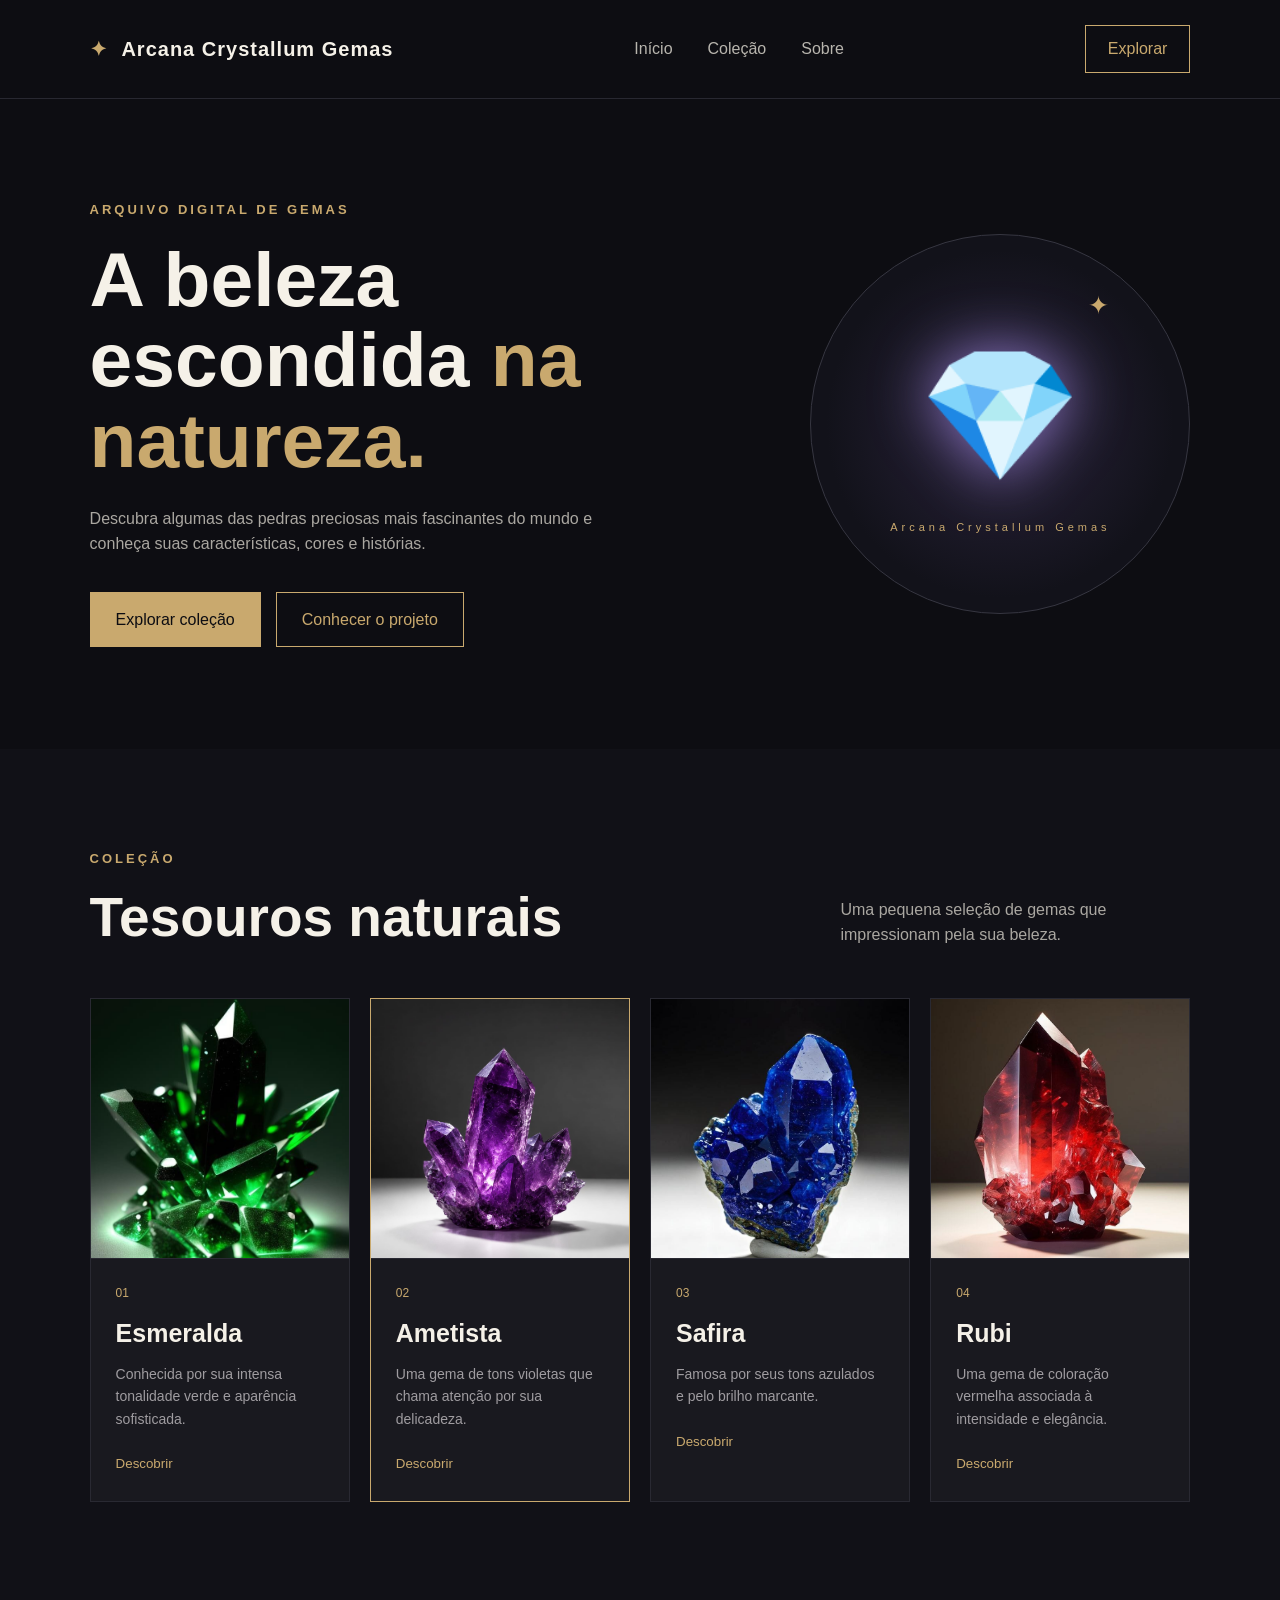
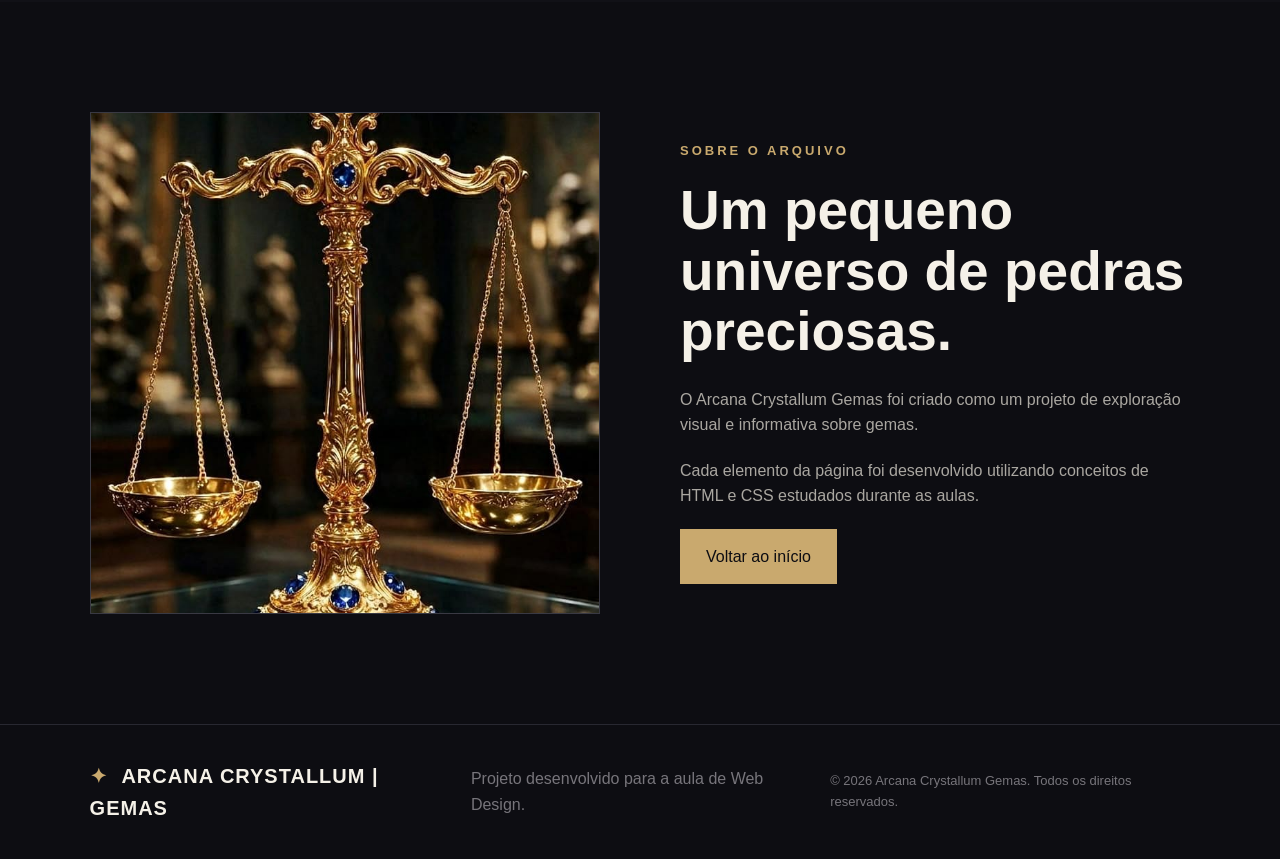
<file: Módulo_06/index.html>
<!DOCTYPE html>
<html lang="pt-BR">

<head>
    <meta charset="UTF-8">
    <meta name="viewport" content="width=device-width, initial-scale=1.0">

    <title>Arcana Crystallum Gemas</title>

    <link rel="stylesheet" href="css/estilo.css">
    <link rel="stylesheet" href="css/responsive.css">
</head>

<body>

    <header id="inicio">

        <nav class="navbar">

            <div class="logo">
                <span>✦</span>
                Arcana Crystallum Gemas
            </div>

            <ul class="menu">
                <li><a href="#inicio">Início</a></li>
                <li><a href="#colecao">Coleção</a></li>
                <li><a href="#sobre">Sobre</a></li>
            </ul>

            <a href="#colecao" class="botao-nav">
                Explorar
            </a>

        </nav>

        <section class="hero">

            <div class="hero-texto">

                <p class="subtitulo">
                    ARQUIVO DIGITAL DE GEMAS
                </p>

                <h1>
                    A beleza escondida
                    <span>na natureza.</span>
                </h1>

                <p class="descricao">
                    Descubra algumas das pedras preciosas mais fascinantes
                    do mundo e conheça suas características, cores e histórias.
                </p>

                <div class="botoes">

                    <a href="#colecao" class="botao-principal">
                        Explorar coleção
                    </a>

                    <a href="#sobre" class="botao-secundario">
                        Conhecer o projeto
                    </a>

                </div>

            </div>

            <div class="hero-gema">

                <div class="brilho">✦</div>

                <div class="gema">
                    💎
                </div>

                <p>Arcana Crystallum Gemas</p>

            </div>

        </section>

    </header>


    <main>

        <section id="colecao" class="colecao">

            <div class="titulo-secao">

                <div>
                    <p class="subtitulo">
                        COLEÇÃO
                    </p>

                    <h2>
                        Tesouros naturais
                    </h2>
                </div>

                <p>
                    Uma pequena seleção de gemas
                    que impressionam pela sua beleza.
                </p>

            </div>


            <div class="grid-gemas">

                <article class="card-gema">

                    <div class="imagem-gema esmeralda">
                        <img src="imagens/PHOTOESMERALDA.jpeg" alt="Imagem de uma esmeralda">
                    </div>

                    <div class="conteudo-card">

                        <p class="numero">01</p>

                        <h3>Esmeralda</h3>

                        <p>
                            Conhecida por sua intensa tonalidade
                            verde e aparência sofisticada.
                        </p>

                        <button>
                            Descobrir
                        </button>

                    </div>

                </article>


                <article class="card-gema destaque">

                    <div class="imagem-gema ametista">
                        <img src="imagens/PHOTOAMETISTA.jpeg" alt="Imagem de uma ametista">
                    </div>

                    <div class="conteudo-card">

                        <p class="numero">02</p>

                        <h3>Ametista</h3>

                        <p>
                            Uma gema de tons violetas que
                            chama atenção por sua delicadeza.
                        </p>

                        <button>
                            Descobrir
                        </button>

                    </div>

                </article>


                <article class="card-gema">

                    <div class="imagem-gema safira">
                        <img src="imagens/PHOTOSAFIRA.jpeg" alt="Imagem de uma safira">
                    </div>

                    <div class="conteudo-card">

                        <p class="numero">03</p>

                        <h3>Safira</h3>

                        <p>
                            Famosa por seus tons azulados
                            e pelo brilho marcante.
                        </p>

                        <button>
                            Descobrir
                        </button>

                    </div>

                </article>


                <article class="card-gema">

                    <div class="imagem-gema rubi">
                        <img src="imagens/PHOTORUBI.jpeg" alt="Imagem de um rubi">
                    </div>

                    <div class="conteudo-card">

                        <p class="numero">04</p>

                        <h3>Rubi</h3>

                        <p>
                            Uma gema de coloração vermelha
                            associada à intensidade e elegância.
                        </p>

                        <button>
                            Descobrir
                        </button>

                    </div>

                </article>

            </div>

        </section>


        <section id="sobre" class="sobre">

            <div class="sobre-imagem">
                <img src="imagens/PHOTOARQUIVO.jpeg" alt="Imagem de um arquivo de gemas">
            </div>

            <div class="sobre-texto">

                <p class="subtitulo">
                    SOBRE O ARQUIVO
                </p>

                <h2>
                    Um pequeno universo
                    de pedras preciosas.
                </h2>

                <p>
                    O Arcana Crystallum Gemas foi criado como um projeto
                    de exploração visual e informativa sobre gemas.
                </p>

                <p>
                    Cada elemento da página foi desenvolvido
                    utilizando conceitos de HTML e CSS estudados
                    durante as aulas.
                </p>

                <a href="#inicio" class="botao-principal">
                    Voltar ao início
                </a>

            </div>

        </section>

    </main>


    <footer>

        <div class="logo">
            <span>✦</span>
            ARCANA CRYSTALLUM | GEMAS
        </div>

        <p>
            Projeto desenvolvido para a aula de Web Design.
        </p>

        <p class="copyright">
            © 2026 Arcana Crystallum Gemas. Todos os direitos reservados.
        </p>

    </footer>

</body>

</html>
</file>
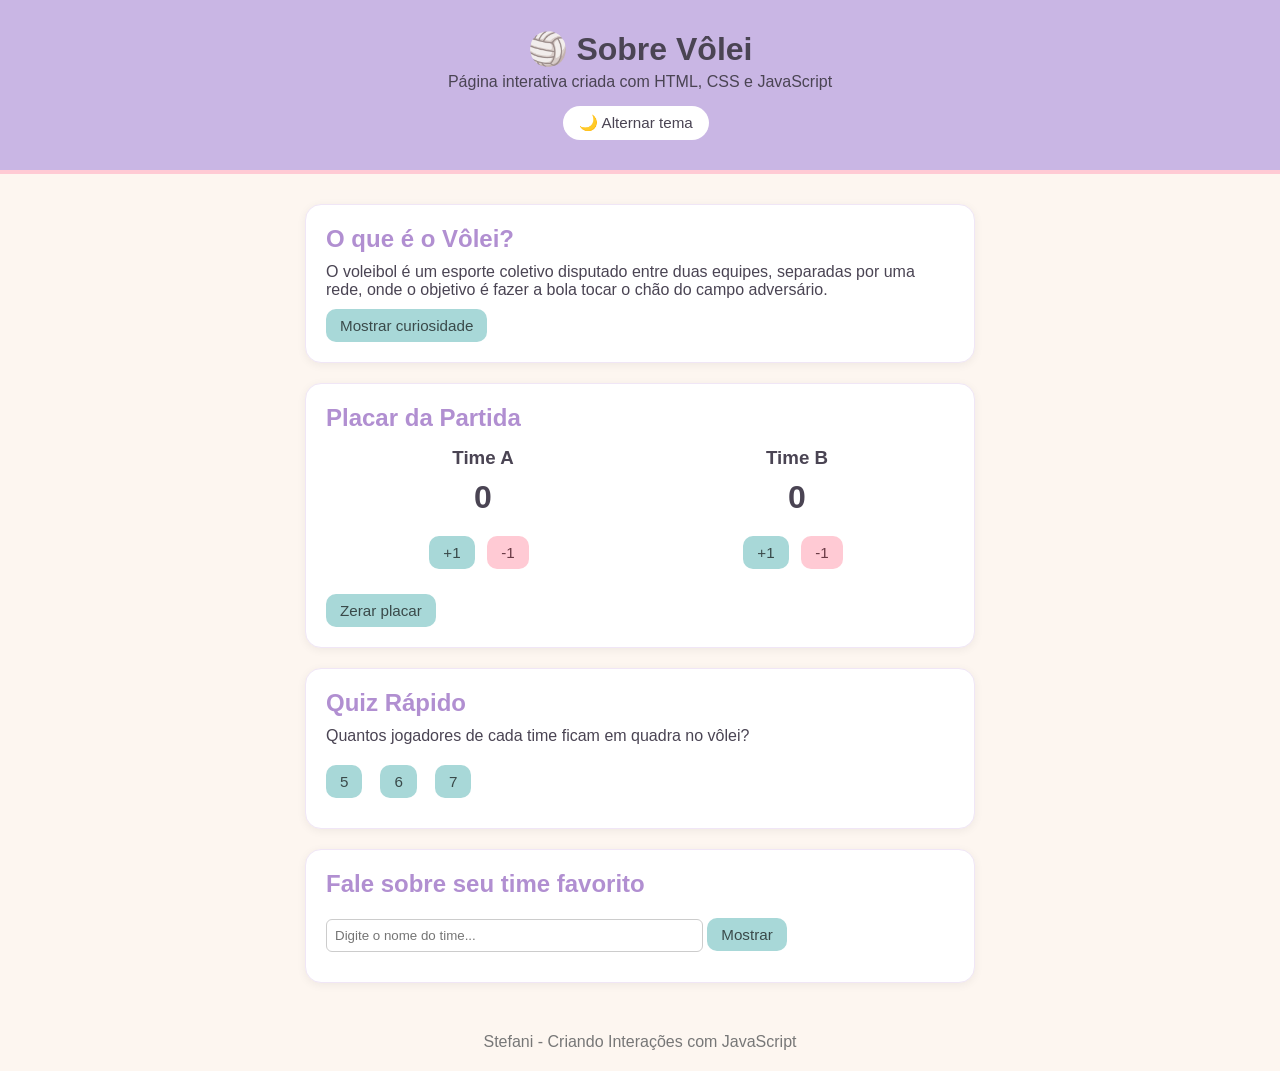
<file: Módulo_07/index.html>
<!DOCTYPE html>
<html lang="pt-BR">
<head>
  <meta charset="UTF-8">
  <meta name="viewport" content="width=device-width, initial-scale=1.0">
  <title>Sobre Vôlei - Interações com JavaScript</title>
  <link rel="stylesheet" href="style.css">
</head>
<body>

  <header>
    <h1>🏐 Sobre Vôlei</h1>
    <p>Página interativa criada com HTML, CSS e JavaScript</p>
    <button id="btn-tema">🌙 Alternar tema</button>
  </header>

  <main>

    <section class="card">
      <h2>O que é o Vôlei?</h2>
      <p>
        O voleibol é um esporte coletivo disputado entre duas equipes,
        separadas por uma rede, onde o objetivo é fazer a bola tocar
        o chão do campo adversário.
      </p>
      <button id="btn-curiosidade">Mostrar curiosidade</button>
      <p id="texto-curiosidade" class="escondido"></p>
    </section>

    <section class="card">
      <h2>Placar da Partida</h2>
      <div class="placar">
        <div class="time">
          <h3>Time A</h3>
          <p id="pontos-a">0</p>
          <button class="btn-mais" data-time="a">+1</button>
          <button class="btn-menos" data-time="a">-1</button>
        </div>
        <div class="time">
          <h3>Time B</h3>
          <p id="pontos-b">0</p>
          <button class="btn-mais" data-time="b">+1</button>
          <button class="btn-menos" data-time="b">-1</button>
        </div>
      </div>
      <p id="mensagem-vencedor"></p>
      <button id="btn-zerar">Zerar placar</button>
    </section>

    <section class="card">
      <h2>Quiz Rápido</h2>
      <p>Quantos jogadores de cada time ficam em quadra no vôlei?</p>
      <div class="opcoes">
        <button class="opcao" data-correta="false">5</button>
        <button class="opcao" data-correta="true">6</button>
        <button class="opcao" data-correta="false">7</button>
      </div>
      <p id="resultado-quiz"></p>
    </section>

    <section class="card">
      <h2>Fale sobre seu time favorito</h2>
      <input type="text" id="input-time" placeholder="Digite o nome do time...">
      <button id="btn-mostrar-time">Mostrar</button>
      <p id="saida-time"></p>
    </section>

  </main>

  <footer>
    <p> Stefani - Criando Interações com JavaScript</p>
  </footer>

  <script src="script.js"></script>
</body>
</html>
</file>
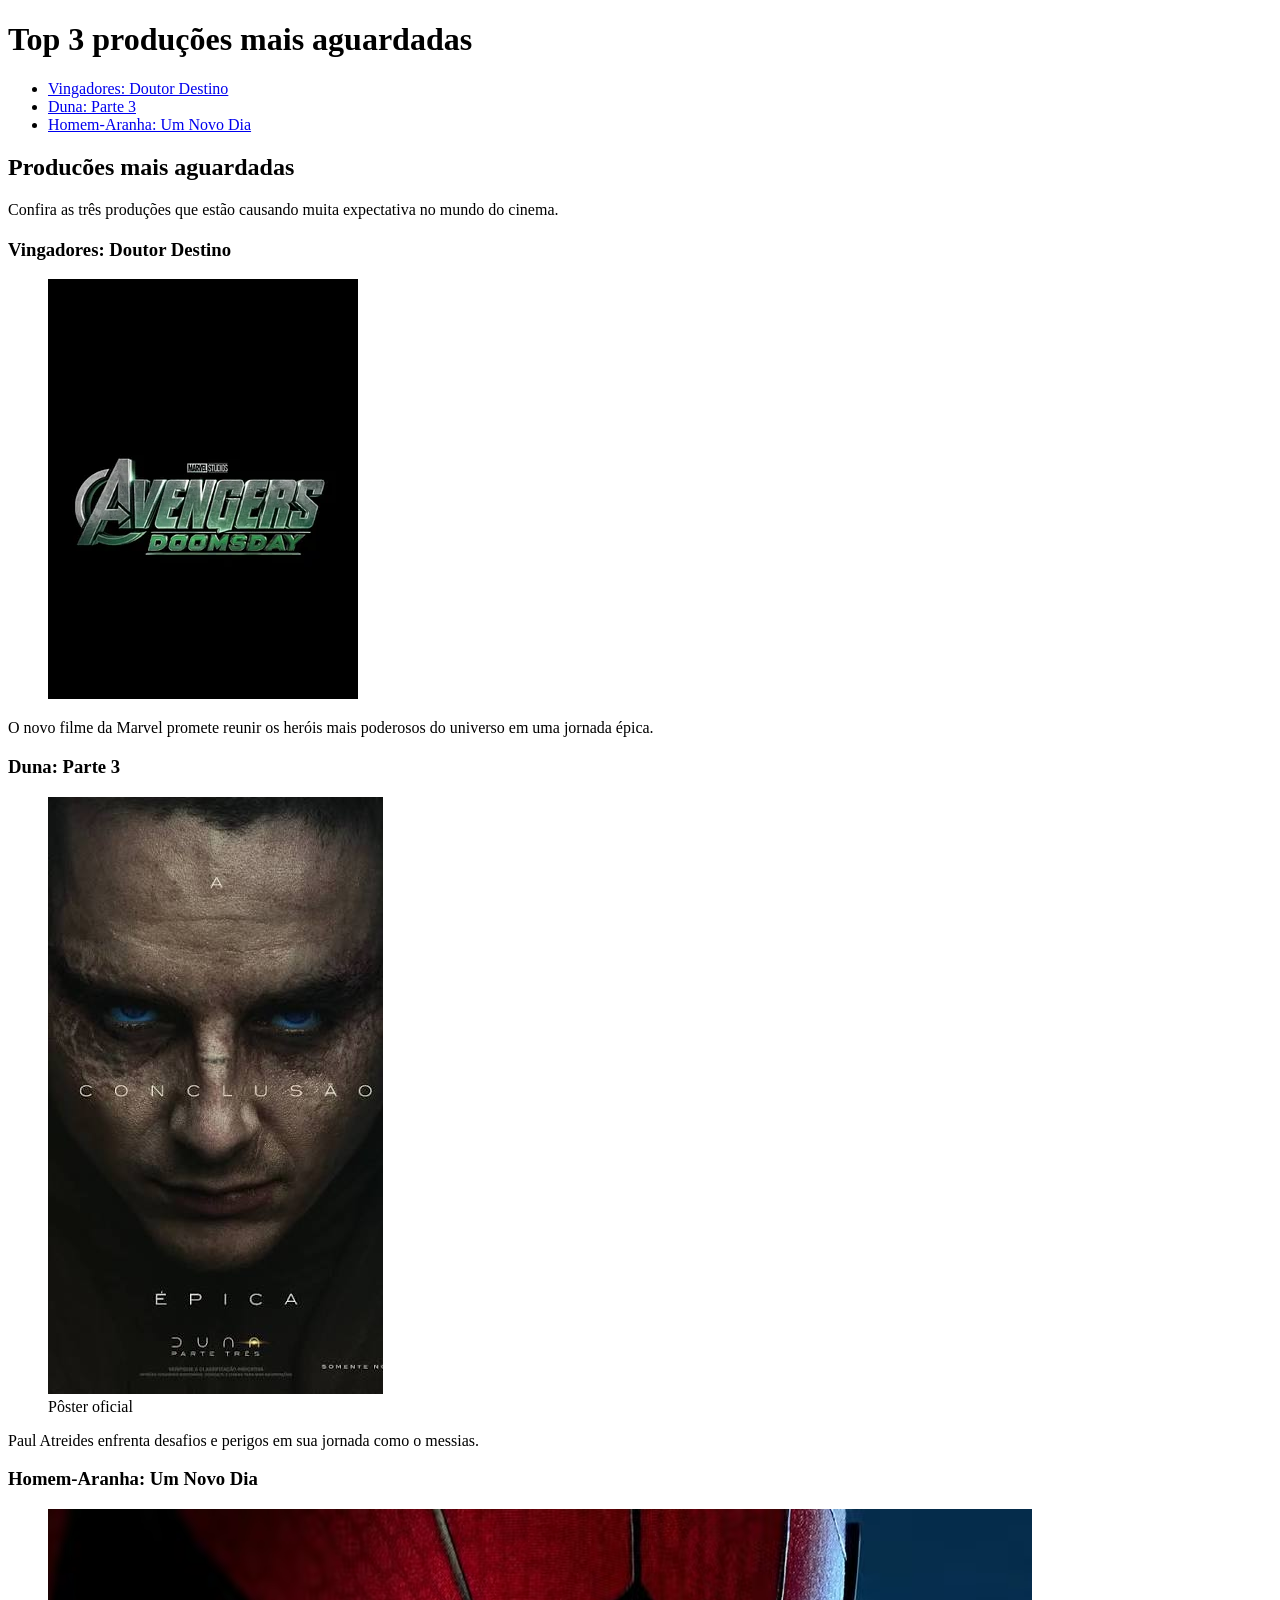
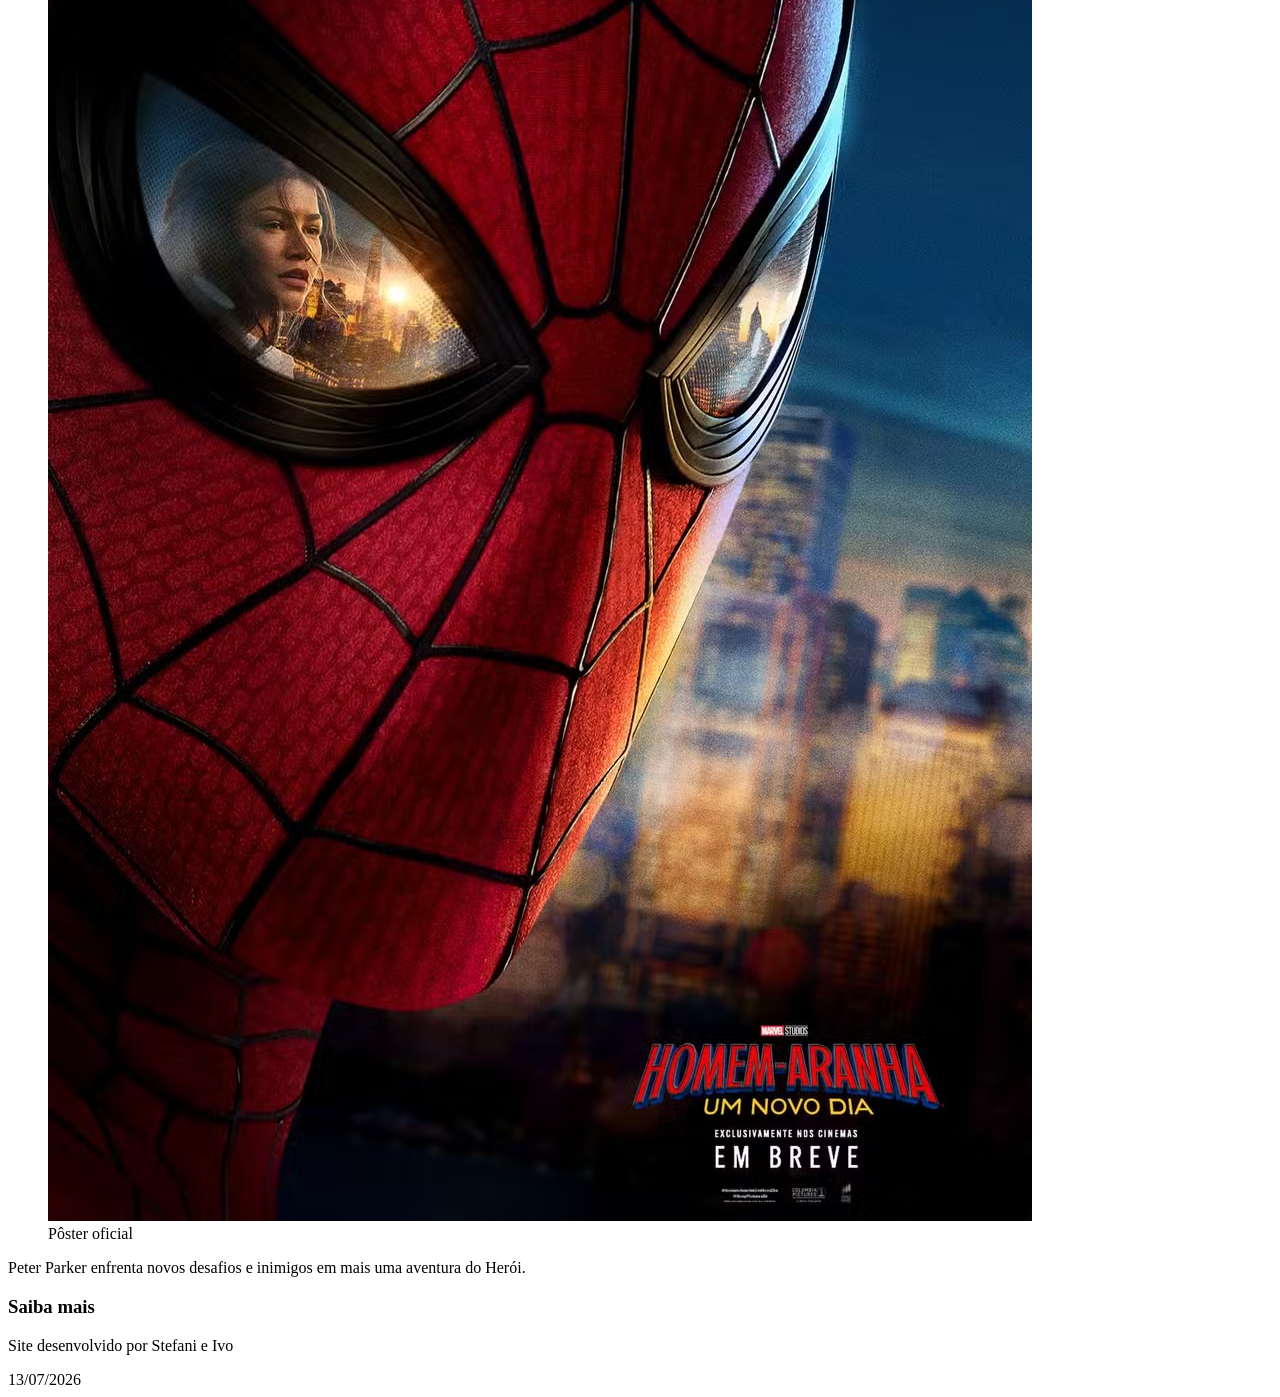
<file: Módulo_04/Aula 1 - html - semantico/index.html>
<!DOCTYPE html>
<html lang="pt-br">
<head>
    <meta charset="UTF-8">
    <meta name="viewport" content="width=device-width, initial-scale=1.0">
    <title>Aula 1 - HTML Semântico</title>
</head>
<body>
    <header>
        <h1>Top 3 produções mais aguardadas</h1>
        <nav>
            <ul>
                <li><a href="#Vingadores">Vingadores: Doutor Destino</a> </li>
                <li><a href="#Duna">Duna: Parte 3</a></li>
                <li><a href="#Homem-Aranha">Homem-Aranha: Um Novo Dia</a></li>
            </ul>
            <main>
                <section id="home">
                    <h2>Producões mais aguardadas</h2>
                    <p>Confira as três produções que estão causando muita expectativa no mundo do cinema.</p>
                </section>
            </main>
            <section id="Vingadores">
                <h2></h2>
                <article>
                    <h3>Vingadores: Doutor Destino</h3>
                    <figure>
                        <img src="doomsday.png" alt="pôster do filme Vingadores: Doutor Destino">
                        <figcaption></figcaption>
                    </figure>
                    <p>O novo filme da Marvel promete reunir os heróis mais poderosos do universo em uma jornada épica.</p>
                </article>
                <article id="Duna">
                    <h3>Duna: Parte 3</h3>
                    <figure>
                        <img src="duna.jpg" alt="pôster do filme Duna: Parte 3">
                        <figcaption>Pôster oficial</figcaption>
                    </figure>
                    <p>Paul Atreides enfrenta desafios e perigos em sua jornada como o messias.</p>
                </article>
                <article id="Homem-Aranha">
                    <h3>Homem-Aranha: Um Novo Dia</h3>
                    <figure>
                        <img src="homem.png" alt="pôster do filme Homem-Aranha: Um Novo Dia">
                        <figcaption>Pôster oficial</figcaption>
                    </figure>
                    <p>Peter Parker enfrenta novos desafios e inimigos em mais uma aventura do Herói.</p>
            </section>
        </nav>
        <aside>
            <h3>Saiba mais </h3>
            <p><a href=""></a></p>
        </aside>
        <footer>
            <p>Site desenvolvido por Stefani e Ivo </p>
            <time datetime="2026-07-13">13/07/2026</time>
        </footer>
    </header>
</body>
</html>
</file>
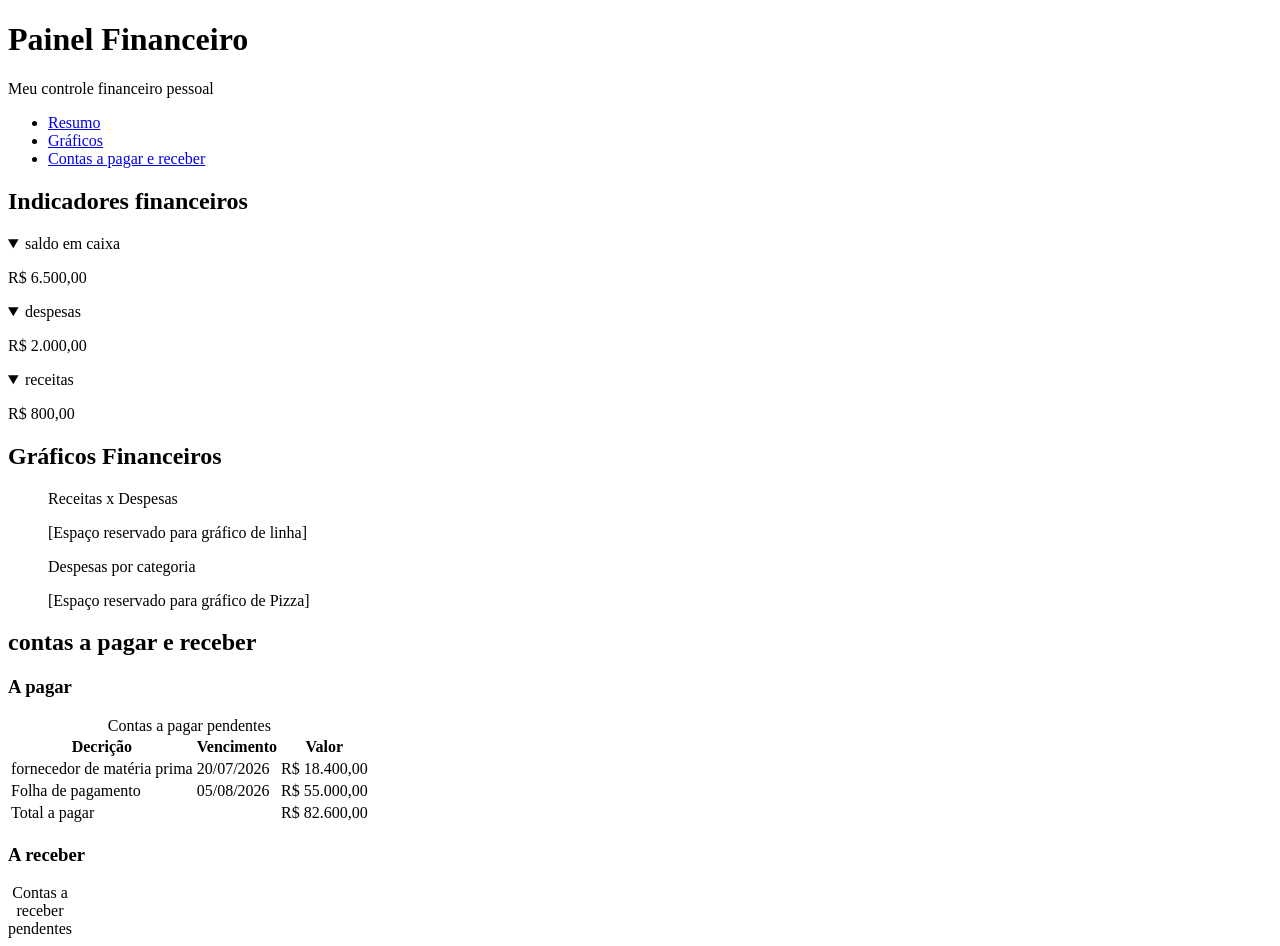
<file: Módulo_04/Atividade2.html>
<!DOCTYPE html>
<html lang="pt-br">
<head>
    <meta charset="UTF-8">
    <meta name="viewport" content="width=device-width, initial-scale=1.0">
    <title>Controle Financeiro</title>
    <!-- Será adicionando na próxima aula o arquivo css -->
</head>
<body>
  <header>
    <h1>Painel Financeiro</h1>
  </header>  
  <p>Meu controle financeiro pessoal</p>

  <nav aria-label= "Navegação principal">
    <ul>
        <li><a href="resumo">Resumo</a></li>
        <li><a href="graficos">Gráficos</a></li>
        <li><a href="contas">Contas a pagar e receber</a></li>
    </ul>
</nav>
  </header>
  <main>
    <section id="resumo" aria-labelledby="resumo-Titulo">
        <h2 id="resumo-titulo">Indicadores financeiros</h2>
        <details open>
            <summary>saldo em caixa</summary>
            <p>R$ 6.500,00</p>
        </details>
        <details open>
            <summary>despesas</summary>
            <p>R$ 2.000,00</p>
        </details>
        <details open>
            <summary>receitas</summary>
            <p>R$ 800,00</p>
        </details>
    </section>
    <section id="graficos" aria-labelledby="graficos-titulo">
        <h2 id="graficos-titulo">Gráficos Financeiros</h2>
        <figure>
            <figcaption>Receitas x Despesas</figcaption>
            <p>[Espaço reservado para gráfico de linha]</p>
        </figure>
        <figure>
            <figcaption>Despesas por categoria</figcaption>
            <p>[Espaço reservado para gráfico de Pizza]</p>
        </figure>
    </section>
    <!--Aqui o conteudo é dividido em dois ARTICLE, cada um com sua própria TFOOT de total-->
    <section id="contas" aria-labelledby="contas-titulo">
        <h2 id="contas-titulo">contas a pagar e receber</h2>
        <article>
          <h3>A pagar</h3>
          <table>
            <caption>Contas a pagar pendentes</caption>
            <thead>
                <tr>
                    <th scope="col">Decrição</th>
                    <th scope="col">Vencimento</th>
                    <th scope="col">Valor</th>
                </tr>
            </thead>
            <tbody>
                <tr>
                    <td>fornecedor de matéria prima</td>
                    <td>20/07/2026</td>
                    <td>R$ 18.400,00</td>
                </tr>
                <tr>
                    <td>Folha de pagamento</td>
                    <td>05/08/2026</td>
                    <td>R$ 55.000,00</td>
                </tr>
            </tbody>
            <tfoot>
                <tr>
                    <td colspan="2">Total a pagar</td>
                    <td>R$ 82.600,00</td>
                </tr>
            </tfoot>
          </table>  
        </article>
        <article>
         <h3> A receber </h3>
         <table>
            <caption> Contas a receber pendentes</caption>
         </table> 
        </article>
    </section>
 </main>
</body>
</html>
</file>
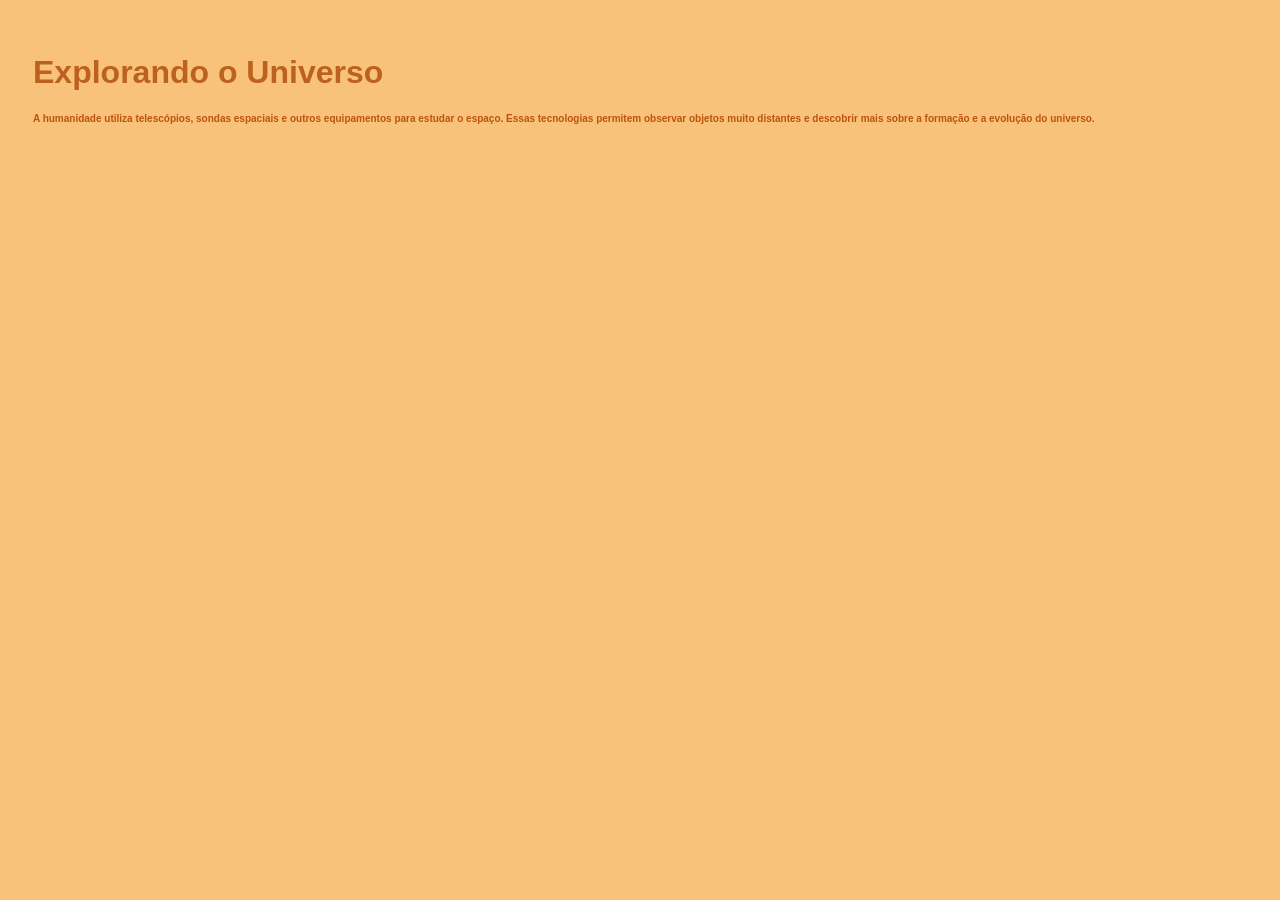
<file: Módulo_05/Aula 1- CSS/biologia.html>
<!DOCTYPE html>
<html lang="pt-br">
<head>
    <meta charset="UTF-8">
    <meta name="viewport" content="width=device-width, initial-scale=1.0">
    <title>Primeira Aula CSS - Biologia - Corpo Humano </title>
</head>
<body>
    <!--Exemplo de Código CSS inline-->
    <h1 style="color:rgb(189, 97, 31);">Explorando o Universo</h1>
    <p style="color: rgb(189, 83, 13);
    font-size: 10px;
    font-weight: bold;"> A humanidade utiliza telescópios, sondas espaciais e outros equipamentos para estudar o espaço. Essas tecnologias permitem observar objetos muito distantes e descobrir mais sobre a formação e a evolução do universo. 
    <!--- Neste Exemplo aqui o CSS é interno-->
    <style>
        body{
            background-color:rgb(249, 194, 122);
            padding: 25px;
            font-family: 'segoe UI','Segoe UI', Tahoma, Geneva, Verdana, sans-serif;
            
        }
    </style>
    </p>
</body>
</html>
</file>
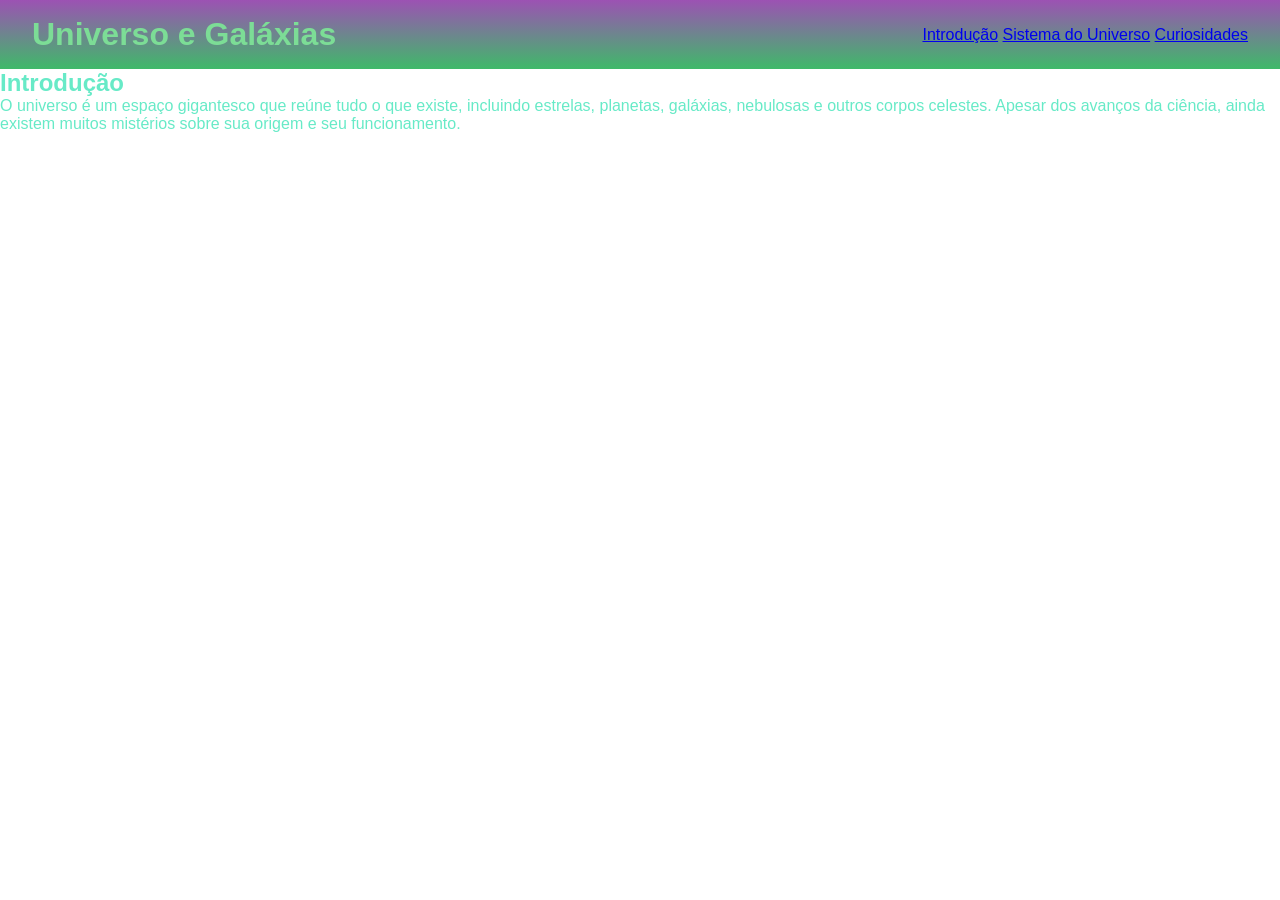
<file: Módulo_05/Aula 1- CSS/biologia1.html>
<!DOCTYPE html>
<html lang="en">
<head>
    <meta charset="UTF-8">
    <meta name="viewport" content="width=device-width, initial-scale=1.0">
    <title>Primeira Aula CSS - Ciências - Universo e Galáxias</title>
    <link rel="stylesheet" href="Style.CSS" 
</head>
<body>
    <header Class="Topo">
    <h1 Class="Logo">Universo e Galáxias</h1>
    <nav Class="Menu"> 
        <a href="s1">Introdução</a>
        <a href="s2">Sistema do Universo</a>
        <a href="s3">Curiosidades</a>

        </nav>
    </header>
    <main>
        <section id="S1">
            <h2>Introdução</h2>
            <p>O universo é um espaço gigantesco que reúne tudo o que existe, incluindo estrelas, planetas, galáxias, nebulosas e outros corpos celestes. Apesar dos avanços da ciência, ainda existem muitos mistérios sobre sua origem e seu funcionamento.</p> 
            
        </section>
    </main>
</body>
</html>
</file>
<file: Módulo_06/css/estilo.css>
/* =========================================
   CONFIGURAÇÕES GERAIS
========================================= */

* {
    margin: 0;
    padding: 0;
    box-sizing: border-box;
}

html {
    scroll-behavior: smooth;
}

body {
    font-family: Arial, Helvetica, sans-serif;
    background-color: #0d0d12;
    color: #f5f1e8;
    line-height: 1.6;
}

a {
    text-decoration: none;
    color: inherit;
}

button {
    font-family: inherit;
}


/* =========================================
   NAVBAR
========================================= */

.navbar {
    width: 100%;
    padding: 25px 7%;
    display: flex;
    align-items: center;
    justify-content: space-between;
    border-bottom: 1px solid #282831;
}

.logo {
    font-size: 20px;
    font-weight: bold;
    letter-spacing: 1px;
}

.logo span {
    color: #c9a96e;
    margin-right: 8px;
}

.menu {
    list-style: none;
    display: flex;
    gap: 35px;
}

.menu a {
    color: #b8b5ae;
    transition: 0.3s;
}

.menu a:hover {
    color: #c9a96e;
}

.botao-nav {
    border: 1px solid #c9a96e;
    padding: 10px 22px;
    color: #c9a96e;
    transition: 0.3s;
}

.botao-nav:hover {
    background-color: #c9a96e;
    color: #0d0d12;
}


/* =========================================
   HERO
========================================= */

.hero {
    min-height: 650px;
    padding: 80px 7%;
    display: flex;
    align-items: center;
    justify-content: space-between;
    gap: 60px;
}

.hero-texto {
    max-width: 650px;
}

.subtitulo {
    color: #c9a96e;
    font-size: 13px;
    font-weight: bold;
    letter-spacing: 3px;
    margin-bottom: 18px;
}

.hero h1 {
    font-size: clamp(45px, 6vw, 82px);
    line-height: 1.05;
    margin-bottom: 25px;
}

.hero h1 span {
    color: #c9a96e;
}

.descricao {
    color: #aaa7a1;
    max-width: 540px;
    margin-bottom: 35px;
}

.botoes {
    display: flex;
    gap: 15px;
    flex-wrap: wrap;
}


/* =========================================
   BOTÕES
========================================= */

.botao-principal,
.botao-secundario {
    display: inline-block;
    padding: 14px 25px;
    border: 1px solid #c9a96e;
    transition: 0.3s;
    cursor: pointer;
}

.botao-principal {
    background-color: #c9a96e;
    color: #0d0d12;
}

.botao-principal:hover {
    transform: translateY(-4px);
    background-color: #e0c38a;
}

.botao-secundario {
    color: #c9a96e;
    background-color: transparent;
}

.botao-secundario:hover {
    background-color: #c9a96e;
    color: #0d0d12;
}


/* =========================================
   GEMA DO HERO
========================================= */

.hero-gema {
    width: 380px;
    height: 380px;
    border: 1px solid #363641;
    border-radius: 50%;
    display: flex;
    flex-direction: column;
    align-items: center;
    justify-content: center;
    position: relative;
    background: radial-gradient(
        circle,
        #29233b,
        #12121a 65%
    );
}

.hero-gema .gema {
    font-size: 130px;
    filter: drop-shadow(
        0 0 30px #8f78c9
    );
}

.hero-gema p {
    color: #c9a96e;
    letter-spacing: 4px;
    font-size: 11px;
}

.brilho {
    position: absolute;
    top: 50px;
    right: 80px;
    color: #c9a96e;
    font-size: 25px;
}


/* =========================================
   COLEÇÃO
========================================= */

.colecao {
    padding: 100px 7%;
    background-color: #111117;
}

.titulo-secao {
    display: flex;
    justify-content: space-between;
    align-items: end;
    margin-bottom: 50px;
}

.titulo-secao h2,
.sobre h2 {
    font-size: clamp(32px, 5vw, 55px);
    line-height: 1.1;
}

.titulo-secao > p {
    max-width: 350px;
    color: #aaa7a1;
}


/* =========================================
   GRID DAS GEMAS
========================================= */

.grid-gemas {
    display: grid;
    grid-template-columns: repeat(4, 1fr);
    gap: 20px;
}

.card-gema {
    background-color: #19191f;
    border: 1px solid #292932;
    overflow: hidden;
    transition: 0.3s;
}

.card-gema:hover {
    transform: translateY(-8px);
    border-color: #c9a96e;
}

.card-gema.destaque {
    border-color: #c9a96e;
}


/* =========================================
   IMAGENS DAS GEMAS
========================================= */

.imagem-gema {
    width: 100%;
    height: 260px;
    display: flex;
    align-items: center;
    justify-content: center;
    border-bottom: 1px solid #292932;
    overflow: hidden;
}

.imagem-gema img {
    width: 100%;
    height: 100%;
    object-fit: cover;
    display: block;
}


/* =========================================
   CORES DAS GEMAS
========================================= */

.esmeralda {
    background: radial-gradient(
        circle,
        #226b52,
        #10251f
    );
}

.ametista {
    background: radial-gradient(
        circle,
        #7055a8,
        #241b35
    );
}

.safira {
    background: radial-gradient(
        circle,
        #3569ad,
        #111e35
    );
}

.rubi {
    background: radial-gradient(
        circle,
        #9c3b4d,
        #35131c
    );
}


/* =========================================
   CONTEÚDO DOS CARDS
========================================= */

.conteudo-card {
    padding: 25px;
}

.numero {
    color: #c9a96e;
    font-size: 12px;
    margin-bottom: 10px;
}

.conteudo-card h3 {
    font-size: 25px;
    margin-bottom: 10px;
}

.conteudo-card > p:not(.numero) {
    color: #9f9ca0;
    font-size: 14px;
    margin-bottom: 20px;
}

.conteudo-card button {
    background: none;
    border: none;
    color: #c9a96e;
    cursor: pointer;
    transition: 0.3s;
}

.conteudo-card button:hover {
    letter-spacing: 1px;
}


/* =========================================
   SOBRE O ARQUIVO
========================================= */

.sobre {
    padding: 110px 7%;
    display: grid;
    grid-template-columns: 1fr 1fr;
    gap: 80px;
    align-items: center;
}

.sobre-imagem {
    min-height: 500px;
    border: 1px solid #393943;
    display: flex;
    align-items: center;
    justify-content: center;
    background: radial-gradient(
        circle,
        #302745,
        #111117 70%
    );
    overflow: hidden;
}

.sobre-imagem img {
    width: 100%;
    height: 500px;
    object-fit: cover;
    display: block;
}

.sobre-texto {
    max-width: 550px;
}

.sobre-texto h2 {
    margin-bottom: 25px;
}

.sobre-texto p:not(.subtitulo) {
    color: #aaa7a1;
    margin-bottom: 20px;
}


/* =========================================
   FOOTER
========================================= */

footer {
    padding: 35px 7%;
    border-top: 1px solid #282831;
    display: flex;
    align-items: center;
    justify-content: space-between;
    gap: 20px;
    color: #77757b;
}

footer .logo {
    color: #f5f1e8;
}

.copyright {
    font-size: 13px;
}
</file>
<file: Módulo_06/css/responsive.css>
/* =========================================
   TABLETS
========================================= */

@media (max-width: 1000px) {

    .hero {
        padding-top: 60px;
        padding-bottom: 60px;
    }

    .hero-gema {
        width: 300px;
        height: 300px;
    }

    .hero-gema .gema {
        font-size: 100px;
    }

    .grid-gemas {
        grid-template-columns: repeat(2, 1fr);
    }

    .sobre {
        gap: 45px;
    }
}


/* =========================================
   CELULARES
========================================= */

@media (max-width: 700px) {

    .navbar {
        padding: 20px 6%;
        flex-wrap: wrap;
        gap: 20px;
    }

    .menu {
        order: 3;
        width: 100%;
        justify-content: center;
        gap: 20px;
        font-size: 14px;
    }

    .botao-nav {
        padding: 8px 15px;
        font-size: 13px;
    }

    .hero {
        min-height: auto;
        padding: 70px 6%;
        flex-direction: column;
        text-align: center;
    }

    .hero h1 {
        font-size: 48px;
    }

    .descricao {
        margin-left: auto;
        margin-right: auto;
    }

    .botoes {
        justify-content: center;
    }

    .hero-gema {
        width: 280px;
        height: 280px;
    }

    .colecao {
        padding: 75px 6%;
    }

    .titulo-secao {
        flex-direction: column;
        align-items: flex-start;
        gap: 20px;
    }

    .grid-gemas {
        grid-template-columns: 1fr;
    }

    .imagem-gema {
        height: 260px;
    }

    .sobre {
        padding: 75px 6%;
        grid-template-columns: 1fr;
        gap: 40px;
    }

    .sobre-imagem {
        min-height: 300px;
    }

    .sobre-imagem img {
        height: 300px;
    }

    .sobre-texto {
        text-align: center;
    }

    footer {
        flex-direction: column;
        text-align: center;
    }
}


/* =========================================
   CELULARES PEQUENOS
========================================= */

@media (max-width: 400px) {

    .logo {
        font-size: 16px;
    }

    .menu {
        gap: 12px;
    }

    .hero {
        padding-top: 50px;
    }

    .hero h1 {
        font-size: 40px;
    }

    .hero-gema {
        width: 240px;
        height: 240px;
    }

    .hero-gema .gema {
        font-size: 80px;
    }

    .botao-principal,
    .botao-secundario {
        width: 100%;
        text-align: center;
    }

    .imagem-gema {
        height: 230px;
    }

    .sobre-imagem img {
        height: 230px;
    }
}
</file>
<file: Módulo_07/style.css>
* {
  margin: 0;
  padding: 0;
  box-sizing: border-box;
  font-family: 'Segoe UI', Arial, sans-serif;
}

body {
  background-color: #fdf6f0;
  color: #4a4453;
  transition: background-color 0.3s, color 0.3s;
}

body.escuro {
  background-color: #2e2b3b;
  color: #f2eaf5;
}

header {
  background-color: #c9b6e4;
  color: #4a4453;
  text-align: center;
  padding: 30px 20px;
  border-bottom: 4px solid #ffcad4;
}

header h1 {
  font-size: 2rem;
  margin-bottom: 5px;
}

#btn-tema {
  margin-top: 15px;
  padding: 8px 16px;
  border: none;
  border-radius: 20px;
  background-color: #ffffff;
  color: #4a4453;
  cursor: pointer;
}

main {
  max-width: 700px;
  margin: 30px auto;
  padding: 0 15px;
}

.card {
  background-color: #ffffff;
  border-radius: 16px;
  padding: 20px;
  margin-bottom: 20px;
  box-shadow: 0 2px 10px rgba(0,0,0,0.06);
  border: 1px solid #f0e6f6;
  transition: background-color 0.3s;
}

body.escuro .card {
  background-color: #3a3650;
  border: 1px solid #4a4560;
}

.card h2 {
  margin-bottom: 10px;
  color: #b18fd1;
}

button {
  cursor: pointer;
  border: none;
  border-radius: 10px;
  padding: 8px 14px;
  background-color: #a8d8d8;
  color: #3a4a4a;
  font-size: 0.95rem;
  margin-top: 10px;
  margin-right: 8px;
  transition: background-color 0.2s;
}

button:hover {
  background-color: #8fc9c9;
}

.escondido {
  display: none;
}

#texto-curiosidade {
  margin-top: 10px;
  font-style: italic;
}

.placar {
  display: flex;
  justify-content: space-around;
  text-align: center;
  margin: 15px 0;
}

.time p {
  font-size: 2rem;
  font-weight: bold;
  margin: 10px 0;
}

.btn-menos {
  background-color: #ffcad4;
  color: #6a3a45;
}

.btn-menos:hover {
  background-color: #f5b0bd;
}

#mensagem-vencedor {
  text-align: center;
  font-weight: bold;
  margin-top: 10px;
  color: #b18fd1;
}

.opcoes {
  display: flex;
  gap: 10px;
  margin-top: 10px;
}

.opcao.correta {
  background-color: #b8e6c1 !important;
  color: #2e5a38;
}

.opcao.errada {
  background-color: #ffcad4 !important;
  color: #6a3a45;
}

#resultado-quiz {
  margin-top: 10px;
  font-weight: bold;
}

input[type="text"] {
  padding: 8px;
  border-radius: 6px;
  border: 1px solid #ccc;
  width: 60%;
  margin-top: 10px;
}

#saida-time {
  margin-top: 10px;
  font-weight: bold;
}

footer {
  text-align: center;
  padding: 20px;
  color: #777;
}
</file>
<file: Módulo_05/Aula 1- CSS/Style.CSS>
/*Reset básico*/
*{
    box-sizing: border-box;
    margin: 0;
    padding: 0;
}
/*Tipografia global */
body{
    font-family:'Franklin Gothic Medium', 'Arial Narrow', Arial, sans-serif;
    color:rgb(103, 234, 199);
}
.Topo{
    background: linear-gradient( #9c52b3, #3fb969);
    color: rgb(124, 221, 150);
    padding:1rem 2rem;
    display:flex;
    justify-content:space-between;
    align-items:center;
    position:sticky;
    top:0;
}
.menu a{
    color: #9c52b3;
    margin-left: 1.5rem;
    text-decoration: none;
}
</file>
